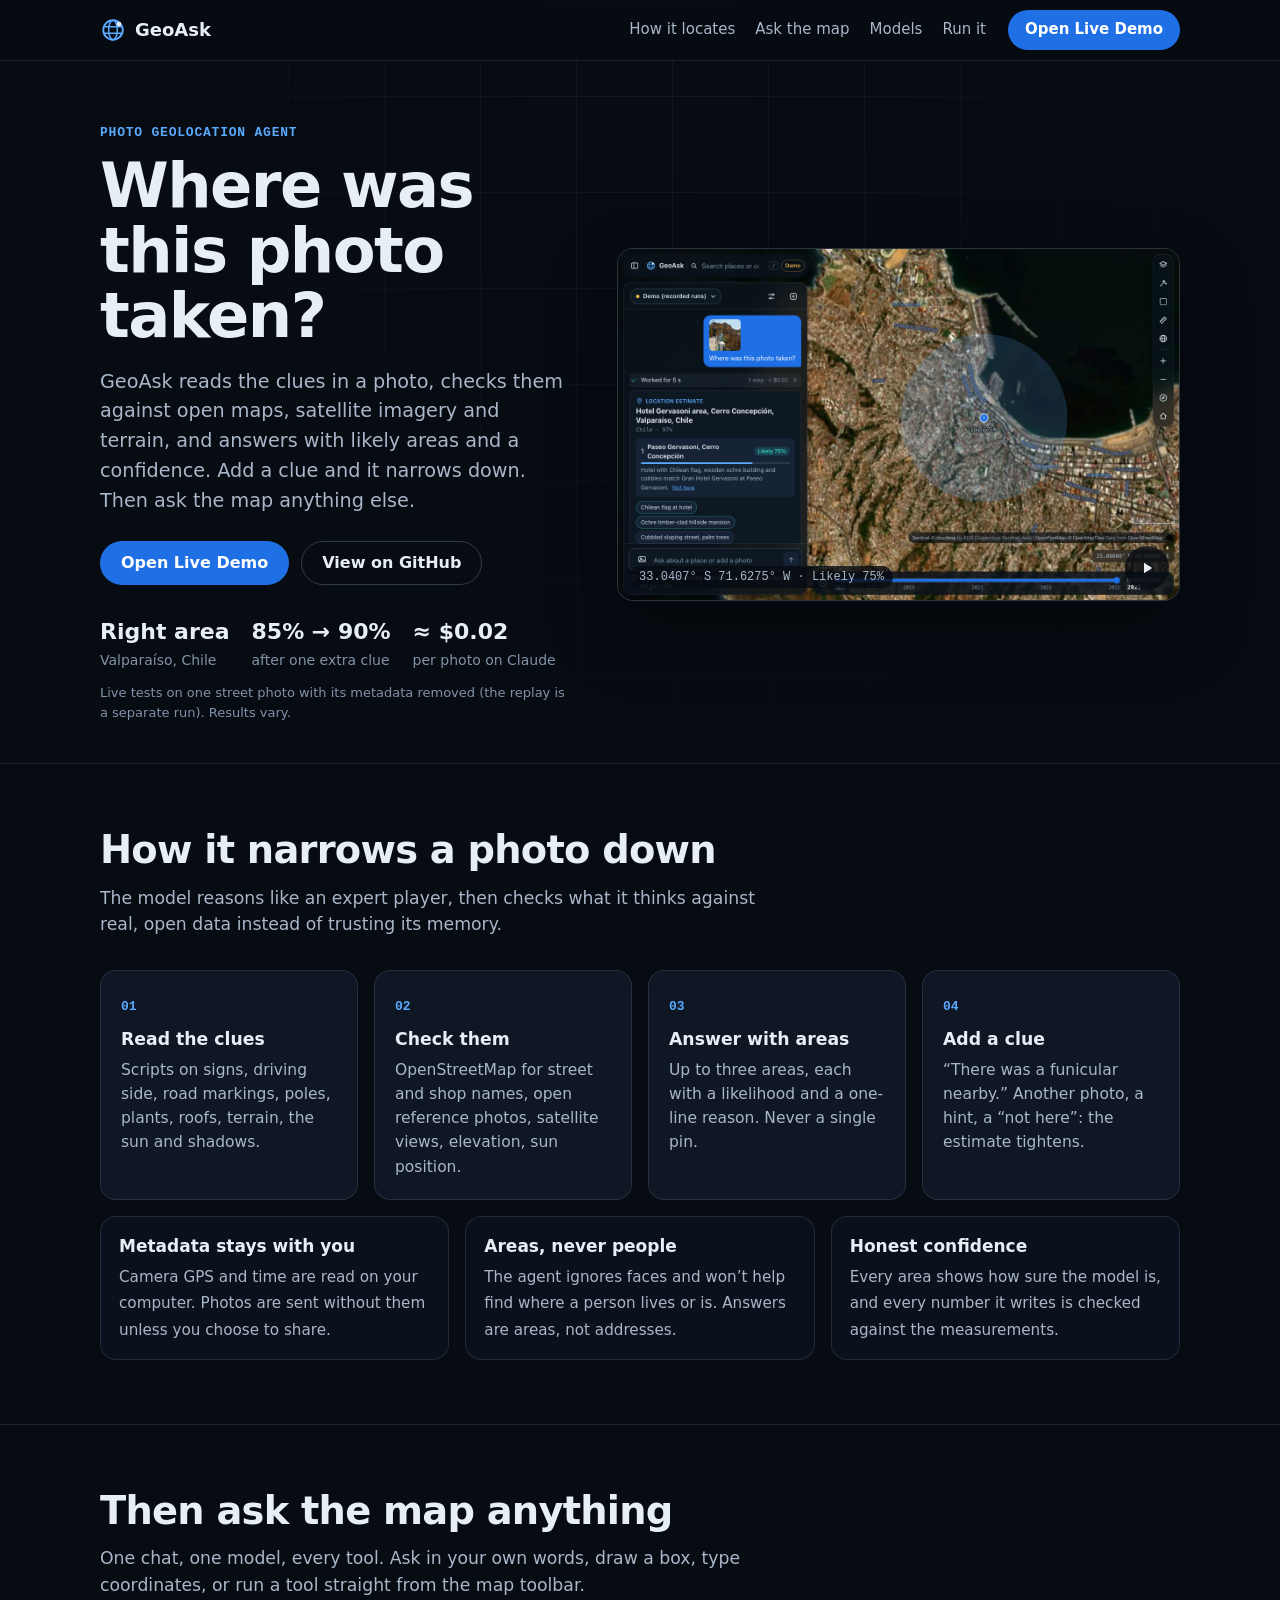
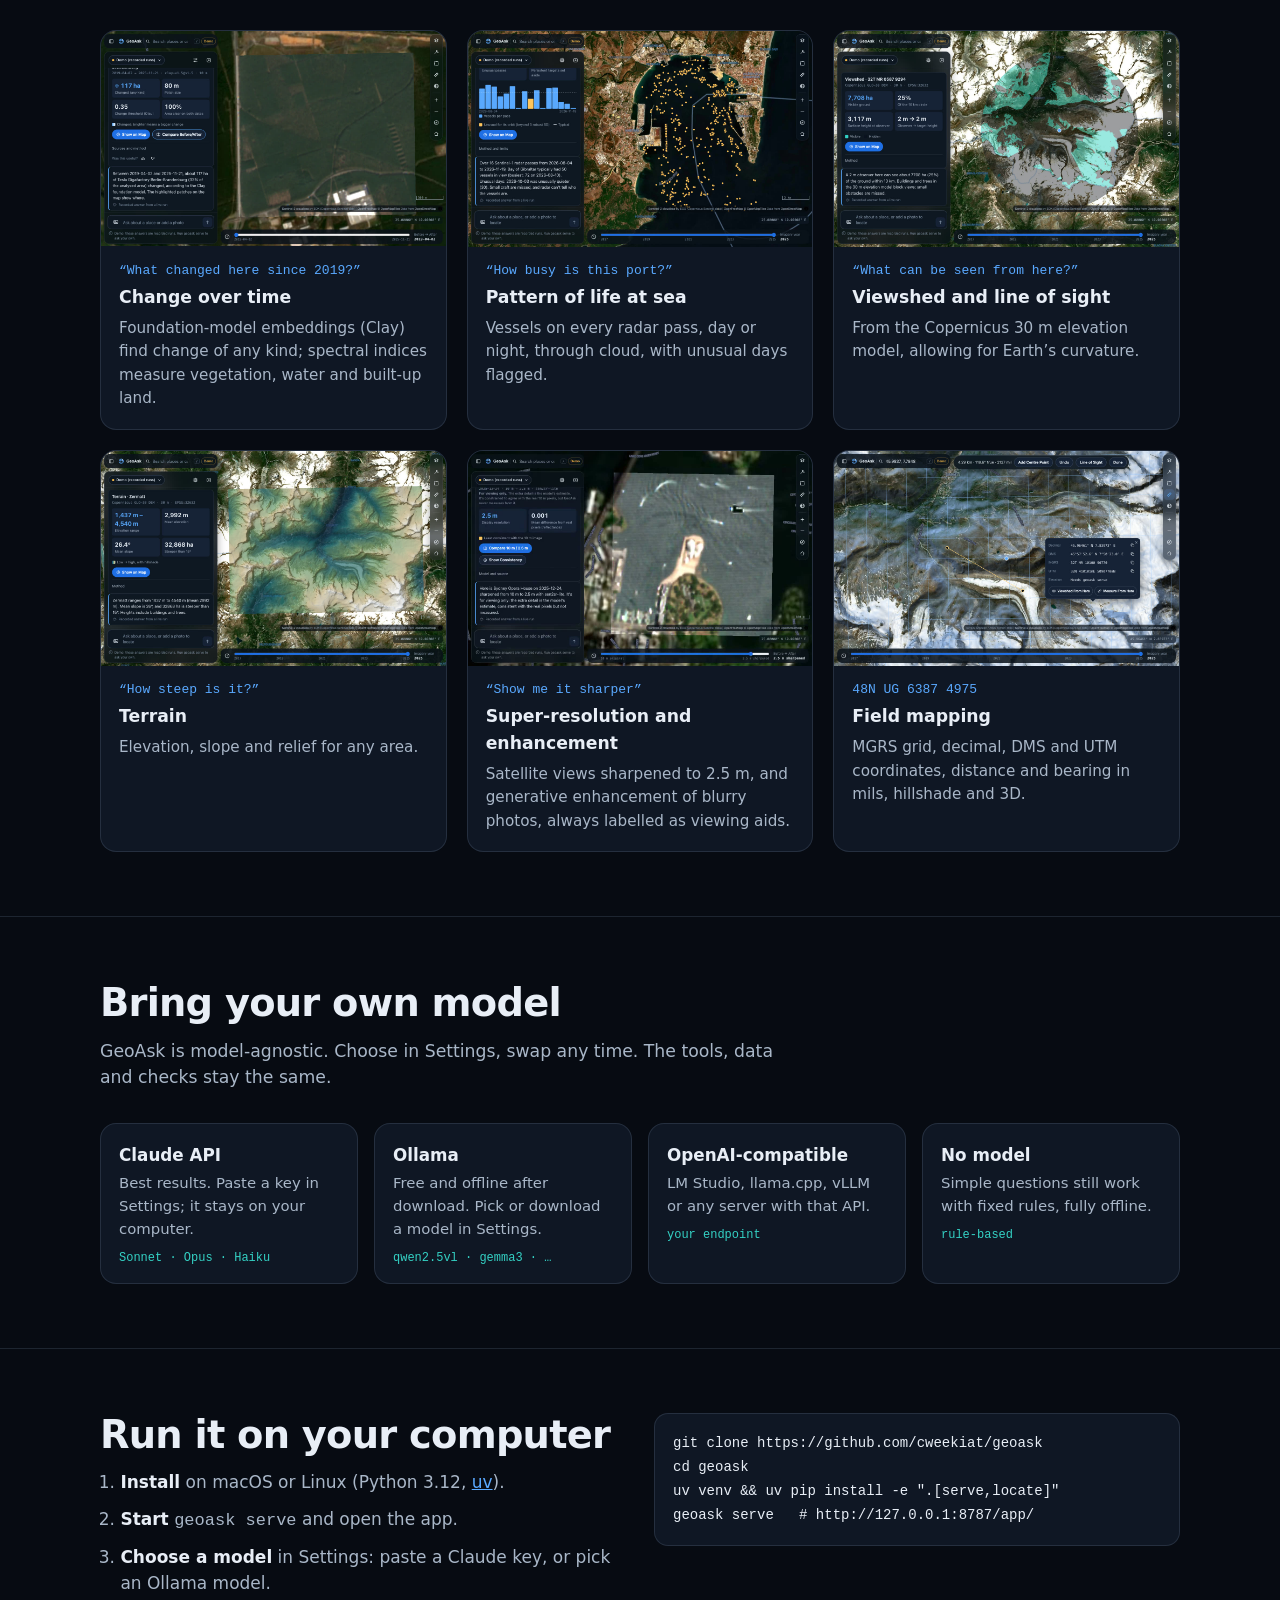
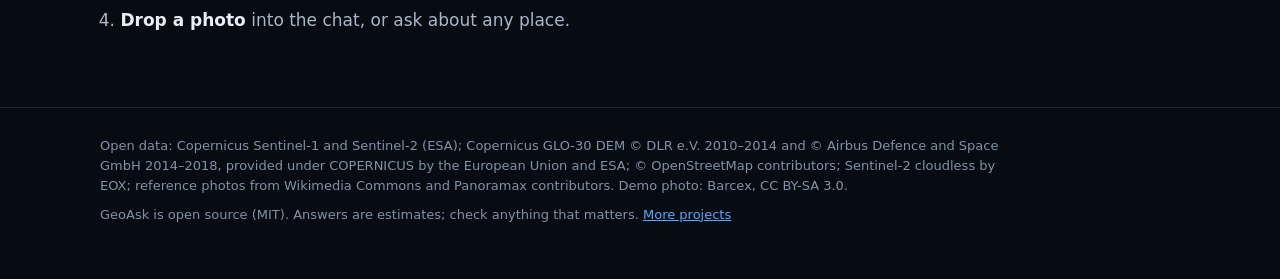
<file: web/index.html>
<!doctype html>
<html lang="en">
<head>
<meta charset="utf-8">
<meta name="viewport" content="width=device-width, initial-scale=1, viewport-fit=cover">
<title>GeoAsk</title>
<meta name="description" content="Where was this photo taken? GeoAsk's agent reads the clues, checks them against open maps, imagery and terrain, and answers with likely areas. Then ask the map anything else. Works with Claude, local Ollama models or any OpenAI-compatible model.">
<meta property="og:title" content="GeoAsk: where was this photo taken?">
<meta property="og:image" content="media/locate.jpg">
<meta name="theme-color" content="#070b12">
<style>
  :root {
    color-scheme: dark;
    --bg: #070b12; --surface: #0f1724; --surface-2: #162236;
    --ink: #e8eef6;      /* 16.4:1 on --bg */
    --ink-2: #a9b7c8;    /*  9.6:1 on --bg */
    --ink-3: #8193a8;    /*  6.3:1 on --bg */
    --line: rgba(148,172,204,.16); --line-2: rgba(148,172,204,.3);
    --accent: #5aa9ff;   /*  7.9:1 on --bg */
    --btn: #1f6fe5;      /* white text 4.7:1 */
    --warn: #f5b84a; --gain: #34d1c4;
    --mono: ui-monospace, "SF Mono", SFMono-Regular, Menlo, Consolas, monospace;
    --r: 16px;
  }
  * { box-sizing: border-box; }
  html { scroll-behavior: smooth; }
  body { margin: 0; background: var(--bg); color: var(--ink);
    font: 17px/1.55 -apple-system, BlinkMacSystemFont, system-ui, "Segoe UI", Roboto, sans-serif;
    -webkit-font-smoothing: antialiased; }
  /* Point of view: a faint 1 km map grid, the way an analyst's sheet looks, not a glow. */
  body::before { content: ""; position: fixed; inset: 0; z-index: -1; pointer-events: none;
    background-image: linear-gradient(var(--line) 1px, transparent 1px), linear-gradient(90deg, var(--line) 1px, transparent 1px);
    background-size: 96px 96px; mask-image: radial-gradient(ellipse at 50% 0%, #000 0%, transparent 70%);
    -webkit-mask-image: radial-gradient(ellipse at 50% 0%, #000 0%, transparent 70%); opacity: .55; }
  a { color: var(--accent); }
  a:focus-visible, button:focus-visible { outline: 2px solid #8cc2ff; outline-offset: 3px; border-radius: 8px; }
  .wrap { max-width: 1120px; margin: 0 auto; padding: 0 20px; }
  .mono { font-family: var(--mono); }

  /* top bar */
  header.top { position: sticky; top: 0; z-index: 10; background: rgba(7,11,18,.82); border-bottom: 1px solid var(--line);
    -webkit-backdrop-filter: blur(16px) saturate(140%); backdrop-filter: blur(16px) saturate(140%); }
  @media (prefers-reduced-transparency: reduce) { header.top { background: var(--bg); -webkit-backdrop-filter: none; backdrop-filter: none; } }
  .top .wrap { display: flex; align-items: center; gap: 22px; min-height: 60px; }
  .brand { display: flex; align-items: center; gap: 9px; font-weight: 700; color: var(--ink); text-decoration: none; font-size: 18px; }
  .top nav { display: flex; gap: 20px; margin-left: auto; }
  .top nav a { color: var(--ink-2); text-decoration: none; font-size: 15px; padding: 10px 0; }
  .top nav a:hover { color: var(--ink); }
  @media (max-width: 760px) { .top nav { display: none; } }
  .btn { display: inline-flex; align-items: center; justify-content: center; gap: 8px; min-height: 44px; padding: 0 20px;
    border-radius: 999px; font-weight: 600; font-size: 16px; text-decoration: none; border: 1px solid transparent; cursor: pointer; }
  .btn.primary { background: var(--btn); color: #fff; }
  .btn.primary:hover { background: #2b7bf0; }
  .btn.ghost { border-color: var(--line-2); color: var(--ink); background: transparent; }
  .btn.ghost:hover { border-color: var(--accent); }
  .top .btn { min-height: 40px; padding: 0 16px; font-size: 15px; }

  /* hero: the geolocation agent */
  .hero { padding-top: 64px; padding-bottom: 40px; display: grid; grid-template-columns: minmax(0, 5fr) minmax(0, 6fr); gap: 48px; align-items: center; }
  @media (max-width: 900px) { .hero { grid-template-columns: 1fr; padding-top: 40px; gap: 28px; } }
  .kicker { font: 600 13px var(--mono); letter-spacing: .06em; color: var(--accent); text-transform: uppercase; margin: 0 0 14px; }
  h1 { font-size: clamp(2.4rem, 5.4vw, 3.9rem); line-height: 1.04; letter-spacing: -0.025em; margin: 0 0 18px; }
  .lede { font-size: 1.2rem; color: var(--ink-2); margin: 0 0 26px; max-width: 34em; }
  .ctas { display: flex; gap: 12px; flex-wrap: wrap; }
  .proof { display: flex; gap: 22px; flex-wrap: wrap; margin: 30px 0 0; padding: 0; list-style: none; }
  .proof li { font-size: 14px; color: var(--ink-3); }
  .proof b { display: block; font-size: 22px; color: var(--ink); font-weight: 650; font-variant-numeric: tabular-nums; }
  .proof .note { flex-basis: 100%; font-size: 13px; margin-top: -10px; }

  /* media frames with a pause control (WCAG 2.2.2) */
  .frame { position: relative; border-radius: var(--r); overflow: hidden; border: 1px solid var(--line-2); background: #000;
    box-shadow: 0 30px 70px rgba(0,0,0,.45); }
  .frame video, .frame img { display: block; width: 100%; height: auto; }
  .frame figcaption { position: absolute; left: 12px; bottom: 12px; font: 12px var(--mono); color: var(--ink-2);
    background: rgba(7,11,18,.78); padding: 4px 9px; border-radius: 999px; }
  .pause { position: absolute; right: 10px; bottom: 10px; width: 44px; height: 44px; border-radius: 999px; border: 0;
    background: rgba(7,11,18,.78); color: var(--ink); display: grid; place-items: center; cursor: pointer; }
  .pause svg { width: 18px; height: 18px; }

  section { padding: 64px 0; border-top: 1px solid var(--line); }
  h2 { font-size: clamp(1.7rem, 3.2vw, 2.4rem); letter-spacing: -0.02em; margin: 0 0 12px; line-height: 1.15; }
  .sub { color: var(--ink-2); max-width: 40em; margin: 0 0 32px; font-size: 1.08rem; }

  /* how locate works */
  .steps { display: grid; grid-template-columns: repeat(4, minmax(0, 1fr)); gap: 16px; counter-reset: s; }
  @media (max-width: 900px) { .steps { grid-template-columns: repeat(2, minmax(0, 1fr)); } }
  @media (max-width: 560px) { .steps { grid-template-columns: 1fr; } }
  .step { background: var(--surface); border: 1px solid var(--line); border-radius: var(--r); padding: 20px; }
  .step::before { counter-increment: s; content: "0" counter(s); font: 600 13px var(--mono); color: var(--accent); }
  .step h3 { margin: 8px 0 6px; font-size: 1.08rem; }
  .step p { margin: 0; color: var(--ink-2); font-size: .97rem; }
  .trust { display: grid; grid-template-columns: repeat(3, minmax(0, 1fr)); gap: 16px; margin-top: 16px; }
  @media (max-width: 900px) { .trust { grid-template-columns: 1fr; } }
  .trust div { border: 1px solid var(--line); border-radius: var(--r); padding: 16px 18px; background: rgba(15,23,36,.6); }
  .trust b { display: block; margin-bottom: 4px; }
  .trust span { color: var(--ink-2); font-size: .95rem; }

  /* everything else the map answers */
  .grid { display: grid; grid-template-columns: repeat(3, minmax(0, 1fr)); gap: 20px; }
  @media (max-width: 900px) { .grid { grid-template-columns: repeat(2, minmax(0, 1fr)); } }
  @media (max-width: 560px) { .grid { grid-template-columns: 1fr; } }
  .feat { background: var(--surface); border: 1px solid var(--line); border-radius: var(--r); overflow: hidden; display: flex; flex-direction: column; }
  .feat .media { aspect-ratio: 16 / 10; background: #000; overflow: hidden; }
  .feat .media img, .feat .media video { width: 100%; height: 100%; object-fit: cover; display: block; }
  .feat .body { padding: 16px 18px 18px; }
  .feat .q { font: 13px var(--mono); color: var(--accent); margin: 0 0 6px; }
  .feat h3 { margin: 0 0 6px; font-size: 1.08rem; }
  .feat p { margin: 0; color: var(--ink-2); font-size: .95rem; }
  .feat .icon-media { display: grid; place-items: center; color: var(--accent); background: linear-gradient(180deg, var(--surface-2), var(--surface)); }
  .feat .icon-media svg { width: 64px; height: 64px; opacity: .9; }

  /* models */
  .models { display: grid; grid-template-columns: repeat(4, minmax(0, 1fr)); gap: 16px; }
  @media (max-width: 900px) { .models { grid-template-columns: repeat(2, minmax(0, 1fr)); } }
  .model { border: 1px solid var(--line); border-radius: var(--r); padding: 18px; background: var(--surface); }
  .model b { display: block; font-size: 1.05rem; margin-bottom: 4px; }
  .model span { color: var(--ink-2); font-size: .93rem; }
  .model span { display: block; }
  .model .tag { display: block; margin-top: 10px; font: 12px var(--mono); color: var(--gain); }

  pre { background: var(--surface); border: 1px solid var(--line); border-radius: 14px; padding: 18px; overflow-x: auto;
    font: 14px/1.7 var(--mono); color: var(--ink); margin: 0; }
  .run { display: grid; grid-template-columns: minmax(0, 1fr) minmax(0, 1fr); gap: 28px; align-items: start; }
  @media (max-width: 900px) { .run { grid-template-columns: 1fr; } }
  .run ol { margin: 0; padding-left: 1.2em; color: var(--ink-2); }
  .run li { margin: 0 0 10px; }
  .run li b { color: var(--ink); }

  footer { border-top: 1px solid var(--line); padding: 28px 0 48px; color: var(--ink-3); font-size: 13px; }
  footer p { margin: 0 0 8px; max-width: 70em; }
  @media (prefers-reduced-motion: reduce) { html { scroll-behavior: auto; } }
</style>
</head>
<body>
<header class="top">
  <div class="wrap">
    <a class="brand" href="#" aria-label="GeoAsk home">
      <svg width="26" height="26" viewBox="0 0 24 24" aria-hidden="true"><circle cx="12" cy="12" r="9" fill="none" stroke="#5aa9ff" stroke-width="1.8"/><ellipse cx="12" cy="12" rx="4" ry="9" fill="none" stroke="#5aa9ff" stroke-width="1.4"/><path d="M3.5 9h17M3.5 15h17" stroke="#5aa9ff" stroke-width="1.4"/><circle cx="17.5" cy="6.5" r="2.2" fill="#e8eef6"/></svg>GeoAsk</a>
    <nav aria-label="Page sections"><a href="#how">How it locates</a><a href="#more">Ask the map</a><a href="#models">Models</a><a href="#run">Run it</a></nav>
    <a class="btn primary" href="app/">Open Live Demo</a>
  </div>
</header>

<main>
  <div class="wrap hero">
    <div>
      <p class="kicker">Photo geolocation agent</p>
      <h1>Where was this photo taken?</h1>
      <p class="lede">GeoAsk reads the clues in a photo, checks them against open maps, satellite imagery and terrain, and answers with likely areas and a confidence. Add a clue and it narrows down. Then ask the map anything else.</p>
      <div class="ctas">
        <a class="btn primary" href="app/">Open Live Demo</a>
        <a class="btn ghost" href="https://github.com/cweekiat/geoask">View on GitHub</a>
      </div>
      <ul class="proof" aria-label="One recorded run">
        <li><b>Right area</b>Valparaíso, Chile</li>
        <li><b>85% → 90%</b>after one extra clue</li>
        <li><b>≈ $0.02</b>per photo on Claude</li>
        <li class="note">Live tests on one street photo with its metadata removed (the replay is a separate run). Results vary.</li>
      </ul>
    </div>
    <figure class="frame" style="margin:0">
      <video src="media/locate.mp4" poster="media/locate.jpg" muted loop playsinline preload="metadata" data-auto
        aria-label="GeoAsk locates a street photo: it reads the clues, then shows the most likely area over Valparaíso with 75 percent confidence"></video>
      <figcaption>33.0407° S 71.6275° W · Likely 75%</figcaption>
      <button class="pause" type="button" aria-label="Pause video"><svg viewBox="0 0 24 24" fill="currentColor" aria-hidden="true"><rect x="6" y="5" width="4" height="14" rx="1"/><rect x="14" y="5" width="4" height="14" rx="1"/></svg></button>
    </figure>
  </div>

  <section id="how">
    <div class="wrap">
      <h2>How it narrows a photo down</h2>
      <p class="sub">The model reasons like an expert player, then checks what it thinks against real, open data instead of trusting its memory.</p>
      <div class="steps">
        <div class="step"><h3>Read the clues</h3><p>Scripts on signs, driving side, road markings, poles, plants, roofs, terrain, the sun and shadows.</p></div>
        <div class="step"><h3>Check them</h3><p>OpenStreetMap for street and shop names, open reference photos, satellite views, elevation, sun position.</p></div>
        <div class="step"><h3>Answer with areas</h3><p>Up to three areas, each with a likelihood and a one-line reason. Never a single pin.</p></div>
        <div class="step"><h3>Add a clue</h3><p>“There was a funicular nearby.” Another photo, a hint, a “not here”: the estimate tightens.</p></div>
      </div>
      <div class="trust">
        <div><b>Metadata stays with you</b><span>Camera GPS and time are read on your computer. Photos are sent without them unless you choose to share.</span></div>
        <div><b>Areas, never people</b><span>The agent ignores faces and won’t help find where a person lives or is. Answers are areas, not addresses.</span></div>
        <div><b>Honest confidence</b><span>Every area shows how sure the model is, and every number it writes is checked against the measurements.</span></div>
      </div>
    </div>
  </section>

  <section id="more">
    <div class="wrap">
      <h2>Then ask the map anything</h2>
      <p class="sub">One chat, one model, every tool. Ask in your own words, draw a box, type coordinates, or run a tool straight from the map toolbar.</p>
      <div class="grid">
        <article class="feat"><div class="media"><video src="media/hero.mp4" poster="media/change.jpg" muted loop playsinline preload="none" data-auto aria-label="Changed patches appear over the Tesla Gigafactory Berlin, then a before and after slider"></video></div>
          <div class="body"><p class="q">“What changed here since 2019?”</p><h3>Change over time</h3><p>Foundation-model embeddings (Clay) find change of any kind; spectral indices measure vegetation, water and built-up land.</p></div></article>
        <article class="feat"><div class="media"><img src="media/activity.jpg" loading="lazy" alt="Vessel detections over the Bay of Gibraltar with a bar chart of vessels per radar pass"></div>
          <div class="body"><p class="q">“How busy is this port?”</p><h3>Pattern of life at sea</h3><p>Vessels on every radar pass, day or night, through cloud, with unusual days flagged.</p></div></article>
        <article class="feat"><div class="media"><img src="media/viewshed.jpg" loading="lazy" alt="Visible ground shaded teal around an observer on Gornergrat above Zermatt"></div>
          <div class="body"><p class="q">“What can be seen from here?”</p><h3>Viewshed and line of sight</h3><p>From the Copernicus 30 m elevation model, allowing for Earth’s curvature.</p></div></article>
        <article class="feat"><div class="media"><img src="media/terrain.jpg" loading="lazy" alt="Colour relief of the terrain around Zermatt"></div>
          <div class="body"><p class="q">“How steep is it?”</p><h3>Terrain</h3><p>Elevation, slope and relief for any area.</p></div></article>
        <article class="feat"><div class="media"><video src="media/sharpen.mp4" poster="media/sharpen.jpg" muted loop playsinline preload="none" data-auto aria-label="A 10 metre satellite view of Sydney blending into a sharper 2.5 metre view"></video></div>
          <div class="body"><p class="q">“Show me it sharper”</p><h3>Super-resolution and enhancement</h3><p>Satellite views sharpened to 2.5 m, and generative enhancement of blurry photos, always labelled as viewing aids.</p></div></article>
        <article class="feat"><div class="media"><img src="media/mapping.jpg" loading="lazy" alt="MGRS grid, a measured line with bearing in mils and a coordinate card over the Alps"></div>
          <div class="body"><p class="q">48N UG 6387 4975</p><h3>Field mapping</h3><p>MGRS grid, decimal, DMS and UTM coordinates, distance and bearing in mils, hillshade and 3D.</p></div></article>
      </div>
    </div>
  </section>

  <section id="models">
    <div class="wrap">
      <h2>Bring your own model</h2>
      <p class="sub">GeoAsk is model-agnostic. Choose in Settings, swap any time. The tools, data and checks stay the same.</p>
      <div class="models">
        <div class="model"><b>Claude API</b><span>Best results. Paste a key in Settings; it stays on your computer.</span><span class="tag">Sonnet · Opus · Haiku</span></div>
        <div class="model"><b>Ollama</b><span>Free and offline after download. Pick or download a model in Settings.</span><span class="tag">qwen2.5vl · gemma3 · …</span></div>
        <div class="model"><b>OpenAI-compatible</b><span>LM Studio, llama.cpp, vLLM or any server with that API.</span><span class="tag">your endpoint</span></div>
        <div class="model"><b>No model</b><span>Simple questions still work with fixed rules, fully offline.</span><span class="tag">rule-based</span></div>
      </div>
    </div>
  </section>

  <section id="run">
    <div class="wrap run">
      <div>
        <h2>Run it on your computer</h2>
        <ol>
          <li><b>Install</b> on macOS or Linux (Python 3.12, <a href="https://docs.astral.sh/uv/">uv</a>).</li>
          <li><b>Start</b> <span class="mono">geoask serve</span> and open the app.</li>
          <li><b>Choose a model</b> in Settings: paste a Claude key, or pick an Ollama model.</li>
          <li><b>Drop a photo</b> into the chat, or ask about any place.</li>
        </ol>
      </div>
<pre><code>git clone https://github.com/cweekiat/geoask
cd geoask
uv venv && uv pip install -e ".[serve,locate]"
geoask serve   # http://127.0.0.1:8787/app/</code></pre>
    </div>
  </section>
</main>

<footer>
  <div class="wrap">
    <p>Open data: Copernicus Sentinel-1 and Sentinel-2 (ESA); Copernicus GLO-30 DEM © DLR e.V. 2010–2014 and © Airbus Defence and Space GmbH 2014–2018, provided under COPERNICUS by the European Union and ESA; © OpenStreetMap contributors; Sentinel-2 cloudless by EOX; reference photos from Wikimedia Commons and Panoramax contributors. Demo photo: Barcex, CC BY-SA 3.0.</p>
    <p>GeoAsk is open source (MIT). Answers are estimates; check anything that matters. <a href="https://cweekiat.github.io/">More projects</a></p>
  </div>
</footer>

<script>
  // Autoplay only when motion is welcome; every video can be paused (WCAG 2.2.2, HIG › Accessibility › Motion).
  const still = matchMedia('(prefers-reduced-motion: reduce)').matches;
  const vids = document.querySelectorAll('video[data-auto]');
  const io = 'IntersectionObserver' in window ? new IntersectionObserver(es => es.forEach(e => {
    const v = e.target;
    if (still || v.dataset.paused === '1') return;
    if (e.isIntersecting) v.play().catch(() => {}); else v.pause();
  }), { threshold: .35 }) : null;
  vids.forEach(v => io ? io.observe(v) : (!still && v.play().catch(() => {})));
  document.querySelectorAll('.pause').forEach(b => {
    const v = b.parentElement.querySelector('video');
    const sync = () => { const on = !v.paused; b.setAttribute('aria-label', on ? 'Pause video' : 'Play video');
      b.innerHTML = on ? '<svg viewBox="0 0 24 24" fill="currentColor" aria-hidden="true"><rect x="6" y="5" width="4" height="14" rx="1"/><rect x="14" y="5" width="4" height="14" rx="1"/></svg>'
        : '<svg viewBox="0 0 24 24" fill="currentColor" aria-hidden="true"><path d="M8 5v14l11-7z"/></svg>'; };
    b.onclick = () => { if (v.paused) { v.dataset.paused = ''; v.play(); } else { v.dataset.paused = '1'; v.pause(); } sync(); };
    v.addEventListener('play', sync); v.addEventListener('pause', sync); sync();
  });
</script>
</body>
</html>
</file>
